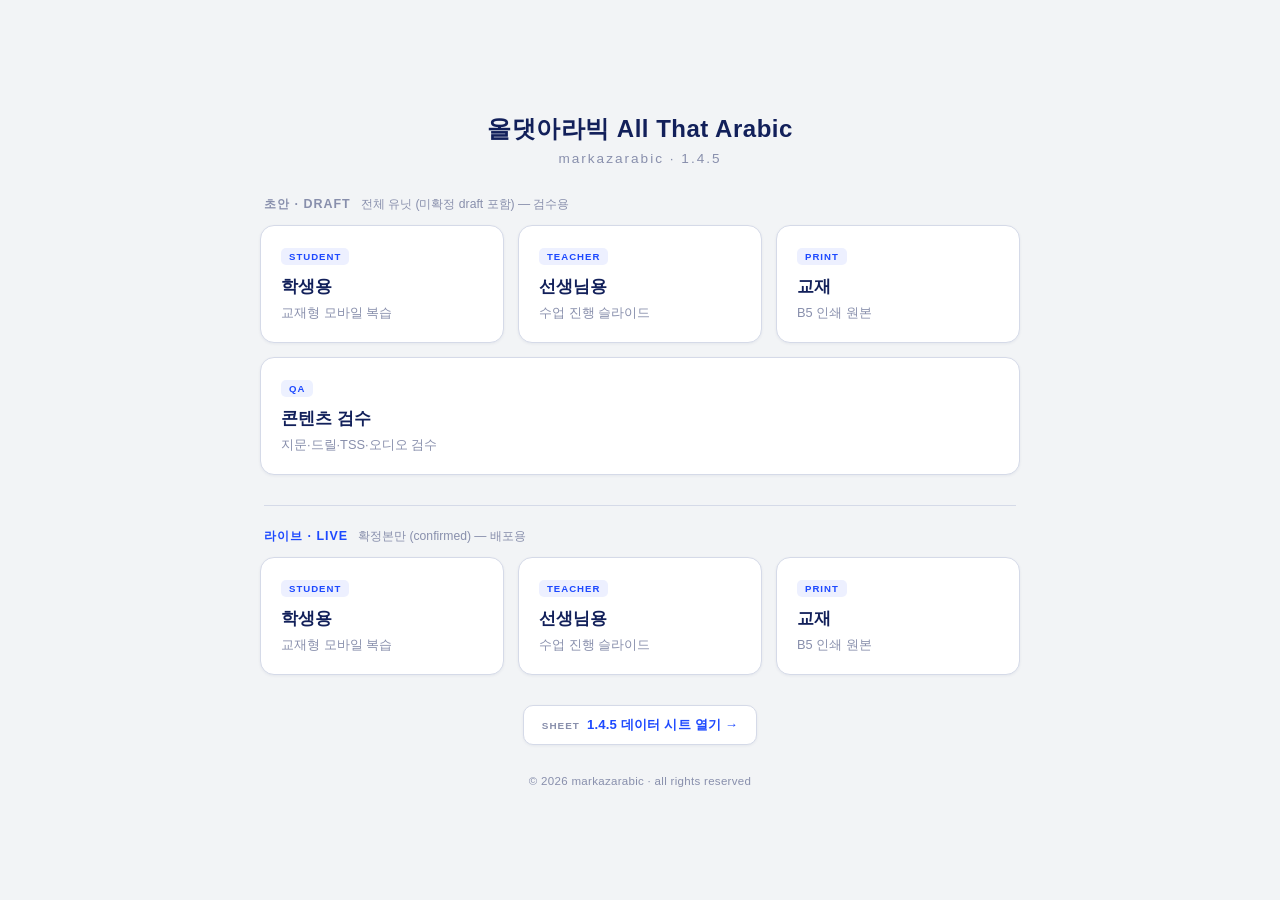
<file: index.html>
<!DOCTYPE html>
<html lang="ko">
<head>
<meta charset="utf-8">
<meta name="viewport" content="width=device-width, initial-scale=1.0">
<title>올댓아라빅 All That Arabic — 1.4.5</title>
<style>
  :root{
    --accent:#1D49FF; --text:#12205A; --sub:#888FAC;
    --bg:#F2F4F6; --surface:#fff; --border:#D5DAE8;
    --font-kr:'Spoqa Han Sans Neo','Apple SD Gothic Neo',sans-serif;
  }
  *{box-sizing:border-box;margin:0;padding:0}
  body{
    font-family:var(--font-kr); background:var(--bg); color:var(--text);
    min-height:100dvh; display:flex; flex-direction:column; align-items:center;
    justify-content:center; padding:40px 20px; gap:30px;
  }
  .brand{text-align:center}
  .brand h1{font-size:1.5rem; letter-spacing:.5px}
  .brand .ver{color:var(--sub); font-size:.85rem; margin-top:6px; letter-spacing:2px}

  .group{width:100%; max-width:760px}
  .glabel{
    display:flex; align-items:baseline; gap:10px; margin:0 4px 12px;
    font-size:.78rem; font-weight:700; letter-spacing:1px; text-transform:uppercase;
  }
  .glabel .draft{color:var(--sub)}
  .glabel .live{color:var(--accent)}
  .glabel .hint{font-weight:400; letter-spacing:0; text-transform:none; font-size:.76rem; color:var(--sub)}

  .cards{display:flex; gap:14px; flex-wrap:wrap}
  a.card{
    flex:1 1 200px; min-width:0; text-decoration:none;
    background:var(--surface); border:1px solid var(--border); border-radius:14px;
    padding:20px 20px; color:var(--text);
    box-shadow:0 1px 3px rgba(18,32,90,.06);
    transition:transform .12s, box-shadow .12s, border-color .12s;
  }
  a.card:hover{transform:translateY(-2px); box-shadow:0 6px 20px rgba(29,73,255,.12); border-color:var(--accent)}
  a.card .tag{
    display:inline-block; font-size:.6rem; font-weight:700; letter-spacing:1px;
    text-transform:uppercase; color:var(--accent);
    background:rgba(29,73,255,.08); border-radius:5px; padding:3px 8px; margin-bottom:10px;
  }
  a.card .name{font-size:1.05rem; font-weight:700}
  a.card .desc{font-size:.8rem; color:var(--sub); margin-top:5px; line-height:1.5}

  /* 라이브 그룹 — 연한 강조 */
  .group.live-group .glabel{border-top:1px solid var(--border); padding-top:22px}

  .foot{color:var(--sub); font-size:.72rem; letter-spacing:.3px; text-align:center}

  /* 데이터 시트 링크 */
  .datalink{
    display:inline-flex; align-items:center; gap:7px;
    text-decoration:none; color:var(--accent);
    font-size:.82rem; font-weight:700; letter-spacing:.2px;
    background:var(--surface); border:1px solid var(--border); border-radius:10px;
    padding:10px 18px; box-shadow:0 1px 3px rgba(18,32,90,.06);
    transition:transform .12s, box-shadow .12s, border-color .12s;
  }
  .datalink:hover{transform:translateY(-2px); box-shadow:0 6px 20px rgba(29,73,255,.12); border-color:var(--accent)}
  .datalink .dl-tag{font-size:.62rem; font-weight:700; letter-spacing:1px; text-transform:uppercase; color:var(--sub)}
</style>
</head>
<body>
  <div class="brand">
    <h1>올댓아라빅 All That Arabic</h1>
    <div class="ver">markazarabic · 1.4.5</div>
  </div>

  <!-- 초안 Draft — ?dev=1 로 미확정(draft) 유닛(3과 이후)까지 노출. 로컬·깃 어디서 열든 동작. -->
  <div class="group">
    <div class="glabel"><span class="draft">초안 · Draft</span><span class="hint">전체 유닛 (미확정 draft 포함) — 검수용</span></div>
    <div class="cards">
      <a class="card" href="ata145_textbook/ata145_textbook.html?dev=1">
        <span class="tag">Student</span>
        <div class="name">학생용</div>
        <div class="desc">교재형 모바일 복습</div>
      </a>
      <a class="card" href="ata145_teacher/ata145_teacher.html?dev=1">
        <span class="tag">Teacher</span>
        <div class="name">선생님용</div>
        <div class="desc">수업 진행 슬라이드</div>
      </a>
      <a class="card" href="ata145_original/ata145_original.html?dev=1">
        <span class="tag">Print</span>
        <div class="name">교재</div>
        <div class="desc">B5 인쇄 원본</div>
      </a>
      <a class="card" href="https://ata145-qa-feedback.markazarabic.chatgpt.site">
        <span class="tag">QA</span>
        <div class="name">콘텐츠 검수</div>
        <div class="desc">지문·드릴·TSS·오디오 검수</div>
      </a>
    </div>
  </div>

  <!-- 라이브 Live — ?dev=0 로 확정본(confirmed)만 노출 (깃 배포본 기준) -->
  <div class="group live-group">
    <div class="glabel"><span class="live">라이브 · Live</span><span class="hint">확정본만 (confirmed) — 배포용</span></div>
    <div class="cards">
      <a class="card" href="ata145_textbook/ata145_textbook.html?dev=0">
        <span class="tag">Student</span>
        <div class="name">학생용</div>
        <div class="desc">교재형 모바일 복습</div>
      </a>
      <a class="card" href="ata145_teacher/ata145_teacher.html?dev=0">
        <span class="tag">Teacher</span>
        <div class="name">선생님용</div>
        <div class="desc">수업 진행 슬라이드</div>
      </a>
      <a class="card" href="ata145_original/ata145_original.html?dev=0">
        <span class="tag">Print</span>
        <div class="name">교재</div>
        <div class="desc">B5 인쇄 원본</div>
      </a>
    </div>
  </div>

  <a class="datalink" href="https://docs.google.com/spreadsheets/d/1cFamlN6FjnIiRLTBl3OsAPbHTPiQYKJUio4caR-7Lm4/edit" target="_blank" rel="noopener">
    <span class="dl-tag">Sheet</span>1.4.5 데이터 시트 열기 →
  </a>

  <div class="foot">© 2026 markazarabic · all rights reserved</div>
  <script>
    // ?dev=1 → 이 브라우저에서 초안(draft) 유닛도 앱에 노출(localStorage 저장). ?dev=0 으로 해제.
    try{const _dp=new URLSearchParams(location.search).get('dev');if(_dp==='1')localStorage.setItem('ata_dev','1');else if(_dp==='0')localStorage.removeItem('ata_dev');}catch(e){}
  </script>
</body>
</html>
</file>
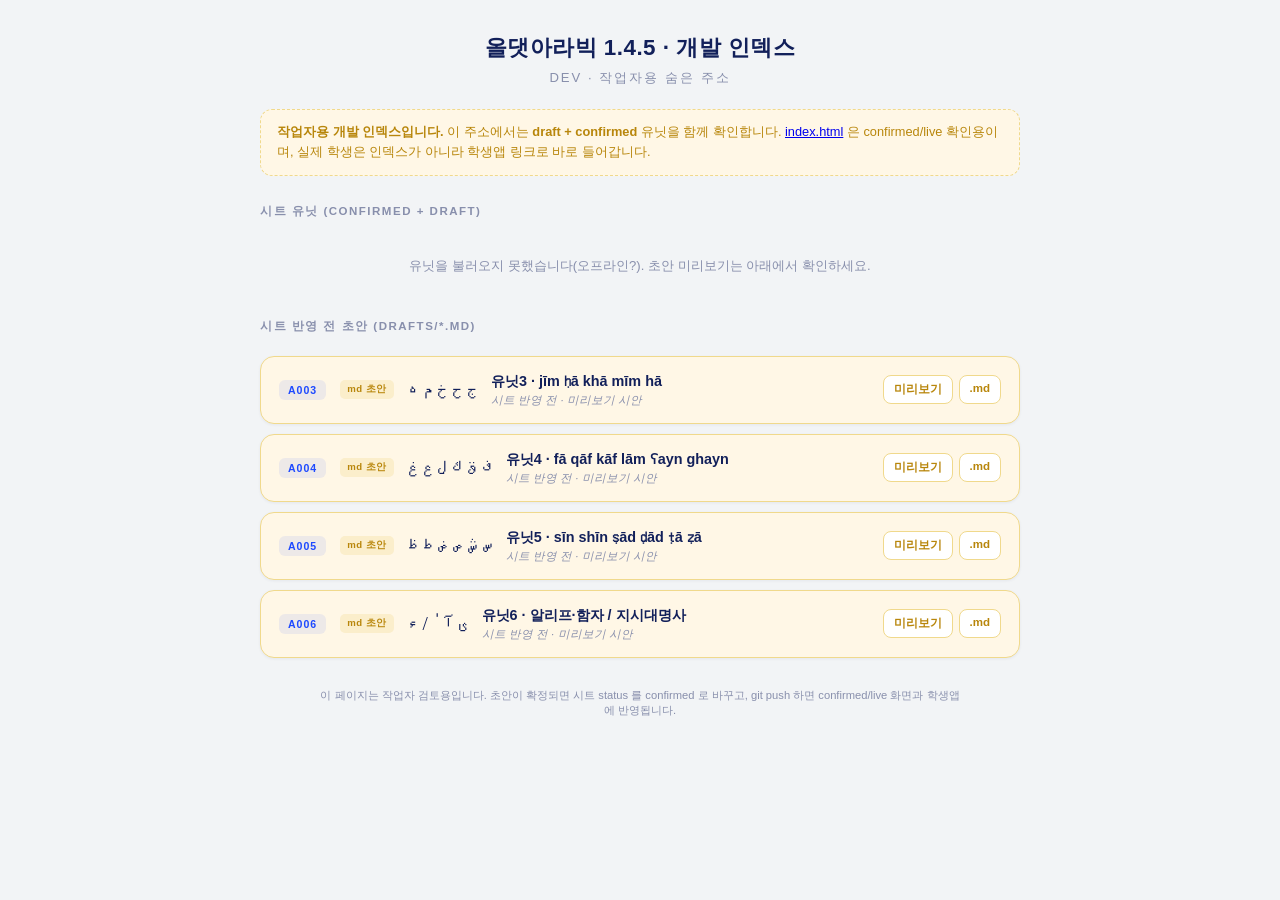
<file: index.dev.html>
<!DOCTYPE html>
<html lang="ko">
<head>
<meta charset="utf-8">
<meta name="viewport" content="width=device-width, initial-scale=1.0">
<meta name="robots" content="noindex,nofollow">
<title>[DEV] 올댓아라빅 1.4.5 — 개발/로컬 인덱스</title>
<style>
  :root{
    --accent:#1D49FF; --amber:#B8860B; --text:#12205A; --sub:#888FAC;
    --bg:#F2F4F6; --surface:#fff; --border:#D5DAE8; --draftbg:#FFF7E6; --draftbd:#F0D98C;
    --font-kr:'Spoqa Han Sans Neo','Apple SD Gothic Neo',sans-serif;
    --font-ar:'Noto Sans Arabic',serif;
  }
  *{box-sizing:border-box;margin:0;padding:0}
  body{font-family:var(--font-kr); background:var(--bg); color:var(--text);
    min-height:100dvh; display:flex; flex-direction:column; align-items:center; padding:32px 20px; gap:22px}
  .banner{width:100%; max-width:760px; background:var(--draftbg); border:1px dashed var(--draftbd);
    border-radius:12px; padding:12px 16px; color:var(--amber); font-size:.8rem; line-height:1.6}
  .banner b{color:var(--amber)}
  .brand{text-align:center}
  .brand h1{font-size:1.4rem; letter-spacing:.5px}
  .brand .ver{color:var(--sub); font-size:.82rem; margin-top:6px; letter-spacing:2px}
  .seclabel{width:100%; max-width:760px; font-size:.72rem; font-weight:700; letter-spacing:1.5px;
    color:var(--sub); text-transform:uppercase; margin-top:6px}
  .units{width:100%; max-width:760px; display:flex; flex-direction:column; gap:10px}
  .ucard{background:var(--surface); border:1px solid var(--border); border-radius:14px; padding:15px 18px;
    box-shadow:0 1px 3px rgba(18,32,90,.06); display:flex; align-items:center; gap:14px; flex-wrap:wrap}
  .ucard.draft{background:var(--draftbg); border-color:var(--draftbd)}
  .u-id{font-size:.66rem; font-weight:700; letter-spacing:1px; color:var(--accent);
    background:rgba(29,73,255,.08); border-radius:6px; padding:4px 9px; white-space:nowrap}
  .badge{font-size:.6rem; font-weight:700; letter-spacing:.5px; border-radius:5px; padding:3px 7px}
  .badge.confirmed{color:#0a7d3c; background:#e5f6ec}
  .badge.draft{color:var(--amber); background:#fbeecb}
  .u-ar{font-family:var(--font-ar); font-size:1.2rem; direction:rtl; color:var(--text)}
  .u-title{flex:1; min-width:110px}
  .u-title .ko{font-size:.9rem; font-weight:700}
  .u-title .note{font-size:.72rem; color:var(--sub); font-style:italic; margin-top:2px}
  .apps{display:flex; gap:6px; flex-wrap:wrap}
  a.app{text-decoration:none; font-size:.72rem; font-weight:700; color:var(--accent);
    border:1px solid var(--border); border-radius:8px; padding:6px 10px; transition:.12s; background:#fff}
  a.app:hover{background:var(--accent); color:#fff; border-color:var(--accent)}
  a.app.ghost{color:var(--amber); border-color:var(--draftbd)}
  a.app.ghost:hover{background:var(--amber); color:#fff}
  .state{color:var(--sub); font-size:.82rem; text-align:center; padding:16px}
  .foot{color:var(--sub); font-size:.7rem; margin-top:8px; text-align:center; max-width:640px}
</style>
</head>
<body>
  <div class="brand">
    <h1>올댓아라빅 1.4.5 · 개발 인덱스</h1>
    <div class="ver">DEV · 작업자용 숨은 주소</div>
  </div>

  <div class="banner">
    <b>작업자용 개발 인덱스입니다.</b> 이 주소에서는 <b>draft + confirmed</b> 유닛을 함께 확인합니다.
    <a href="index.html">index.html</a> 은 confirmed/live 확인용이며, 실제 학생은 인덱스가 아니라 학생앱 링크로 바로 들어갑니다.
  </div>

  <div class="seclabel">시트 유닛 (confirmed + draft)</div>
  <div class="units" id="units"><div class="state">유닛을 불러오는 중…</div></div>

  <div class="seclabel">시트 반영 전 초안 (drafts/*.md)</div>
  <div class="units" id="predrafts"></div>

  <div class="foot">이 페이지는 작업자 검토용입니다. 초안이 확정되면 시트 status 를 confirmed 로 바꾸고, git push 하면 confirmed/live 화면과 학생앱에 반영됩니다.</div>

<script>
const SHEET_ID = '1cFamlN6FjnIiRLTBl3OsAPbHTPiQYKJUio4caR-7Lm4';
const UNIT_TAB = '데이터시트sheet';
try { localStorage.setItem('ata_dev', '1'); } catch (e) {}
const IS_DEV = true;

const APPS = [
  { label:'선생님', path:'ata145_teacher/ata145_teacher.html' },
  { label:'학생',   path:'ata145_textbook/ata145_textbook.html' },
  { label:'인쇄',   path:'ata145_original/ata145_original.html' },
];

// 시트 미반영 초안(.md 미리보기). 시트에 올라가면 위 목록에서 자동으로 사라짐(중복 제거)
const PRE_DRAFTS = [
  { u:'A003', ar:'ج ح خ م ه', ko:'유닛3 · jīm ḥā khā mīm hā', preview:'drafts/preview.html', md:'drafts/A003-draft.md' },
  { u:'A004', ar:'ف ق ك ل ع غ', ko:'유닛4 · fā qāf kāf lām ʕayn ghayn', preview:'drafts/preview.html', md:'drafts/A004-draft.md' },
  { u:'A005', ar:'س ش ص ض ط ظ', ko:'유닛5 · sīn shīn ṣād ḍād ṭā ẓā', preview:'drafts/preview.html', md:'drafts/A005-draft.md' },
  { u:'A006', ar:'ى آ ٰ / ء', ko:'유닛6 · 알리프·함자 / 지시대명사', preview:'drafts/preview.html', md:'drafts/A006-draft.md' },
];

function fetchUnits() {
  return new Promise((resolve, reject) => {
    const cb = '__units_' + Date.now();
    const timer = setTimeout(() => { delete window[cb]; reject(new Error('timeout')); }, 15000);
    window[cb] = resp => {
      clearTimeout(timer); delete window[cb];
      try {
        const cols = resp.table.cols.map(c => (c.label || '').toLowerCase().trim());
        const rows = (resp.table.rows || []).map(r => {
          const o = {}; cols.forEach((h, i) => { if (h) o[h] = (r.c?.[i]?.v ?? '').toString().trim(); });
          return o;
        }).filter(o => (o.u || '').trim() && (o.type || '').toLowerCase() === 'unit');
        const seen = new Set();
        resolve(rows.filter(o => {
          const u = norm(o.u);
          if (!u || seen.has(u)) return false;
          seen.add(u);
          return true;
        }));
      } catch (e) { reject(e); }
    };
    const s = document.createElement('script');
    s.src = `https://docs.google.com/spreadsheets/d/${SHEET_ID}/gviz/tq?tqx=out:json;responseHandler:${cb}&sheet=${encodeURIComponent(UNIT_TAB)}&headers=1`;
    s.onerror = () => { clearTimeout(timer); delete window[cb]; reject(new Error('load fail')); };
    document.head.appendChild(s);
  });
}
const firstLine = s => (s || '').split('\n')[0].replace(/[|*_]/g, ' ').replace(/\s+/g, ' ').trim();
const norm = s => (s || '').trim().toLowerCase();

function renderUnits(units) {
  const el = document.getElementById('units');
  // dev: confirmed + draft / 비-dev: confirmed만. inbox·hold는 항상 숨김.
  const list = units.filter(u => {
    const status = norm(u.status);
    return status === 'confirmed' || (IS_DEV && status === 'draft');
  });
  if (!list.length) { el.innerHTML = '<div class="state">유닛이 없습니다.</div>'; return; }
  el.innerHTML = list.map(u => {
    const isDraft = norm(u.status) !== 'confirmed';
    const apps = APPS.map(a => `<a class="app${isDraft?' ghost':''}" href="${a.path}?dev=1&unit=${encodeURIComponent(u.u)}">${a.label}</a>`).join('');
    return `<div class="ucard${isDraft?' draft':''}">
      <span class="u-id">${u.u}</span>
      <span class="badge ${isDraft?'draft':'confirmed'}">${isDraft?(u.status||'draft'):'confirmed'}</span>
      <span class="u-ar">${firstLine(u.arabic)}</span>
      <div class="u-title"><div class="ko">${firstLine(u.korean)}</div><div class="note">${firstLine(u.note)}</div></div>
      <div class="apps">${apps}</div>
    </div>`;
  }).join('');
  return new Set(list.map(u => norm(u.u)));
}

function renderPreDrafts(sheetUnits) {
  const el = document.getElementById('predrafts');
  const present = sheetUnits || new Set();
  const list = PRE_DRAFTS.filter(d => !present.has(norm(d.u)));  // 시트에 이미 있으면 숨김
  if (!list.length) { el.innerHTML = '<div class="state">시트 미반영 초안이 없습니다.</div>'; return; }
  el.innerHTML = list.map(d => `<div class="ucard draft">
    <span class="u-id">${d.u}</span>
    <span class="badge draft">md 초안</span>
    <span class="u-ar">${d.ar}</span>
    <div class="u-title"><div class="ko">${d.ko}</div><div class="note">시트 반영 전 · 미리보기 시안</div></div>
    <div class="apps">
      <a class="app ghost" href="${d.preview}">미리보기</a>
      <a class="app ghost" href="${d.md}">.md</a>
    </div>
  </div>`).join('');
}

fetchUnits()
  .then(units => { const present = renderUnits(units); renderPreDrafts(present); })
  .catch(() => {
    document.getElementById('units').innerHTML = '<div class="state">유닛을 불러오지 못했습니다(오프라인?). 초안 미리보기는 아래에서 확인하세요.</div>';
    renderPreDrafts(new Set());
  });
</script>
</body>
</html>
</file>
